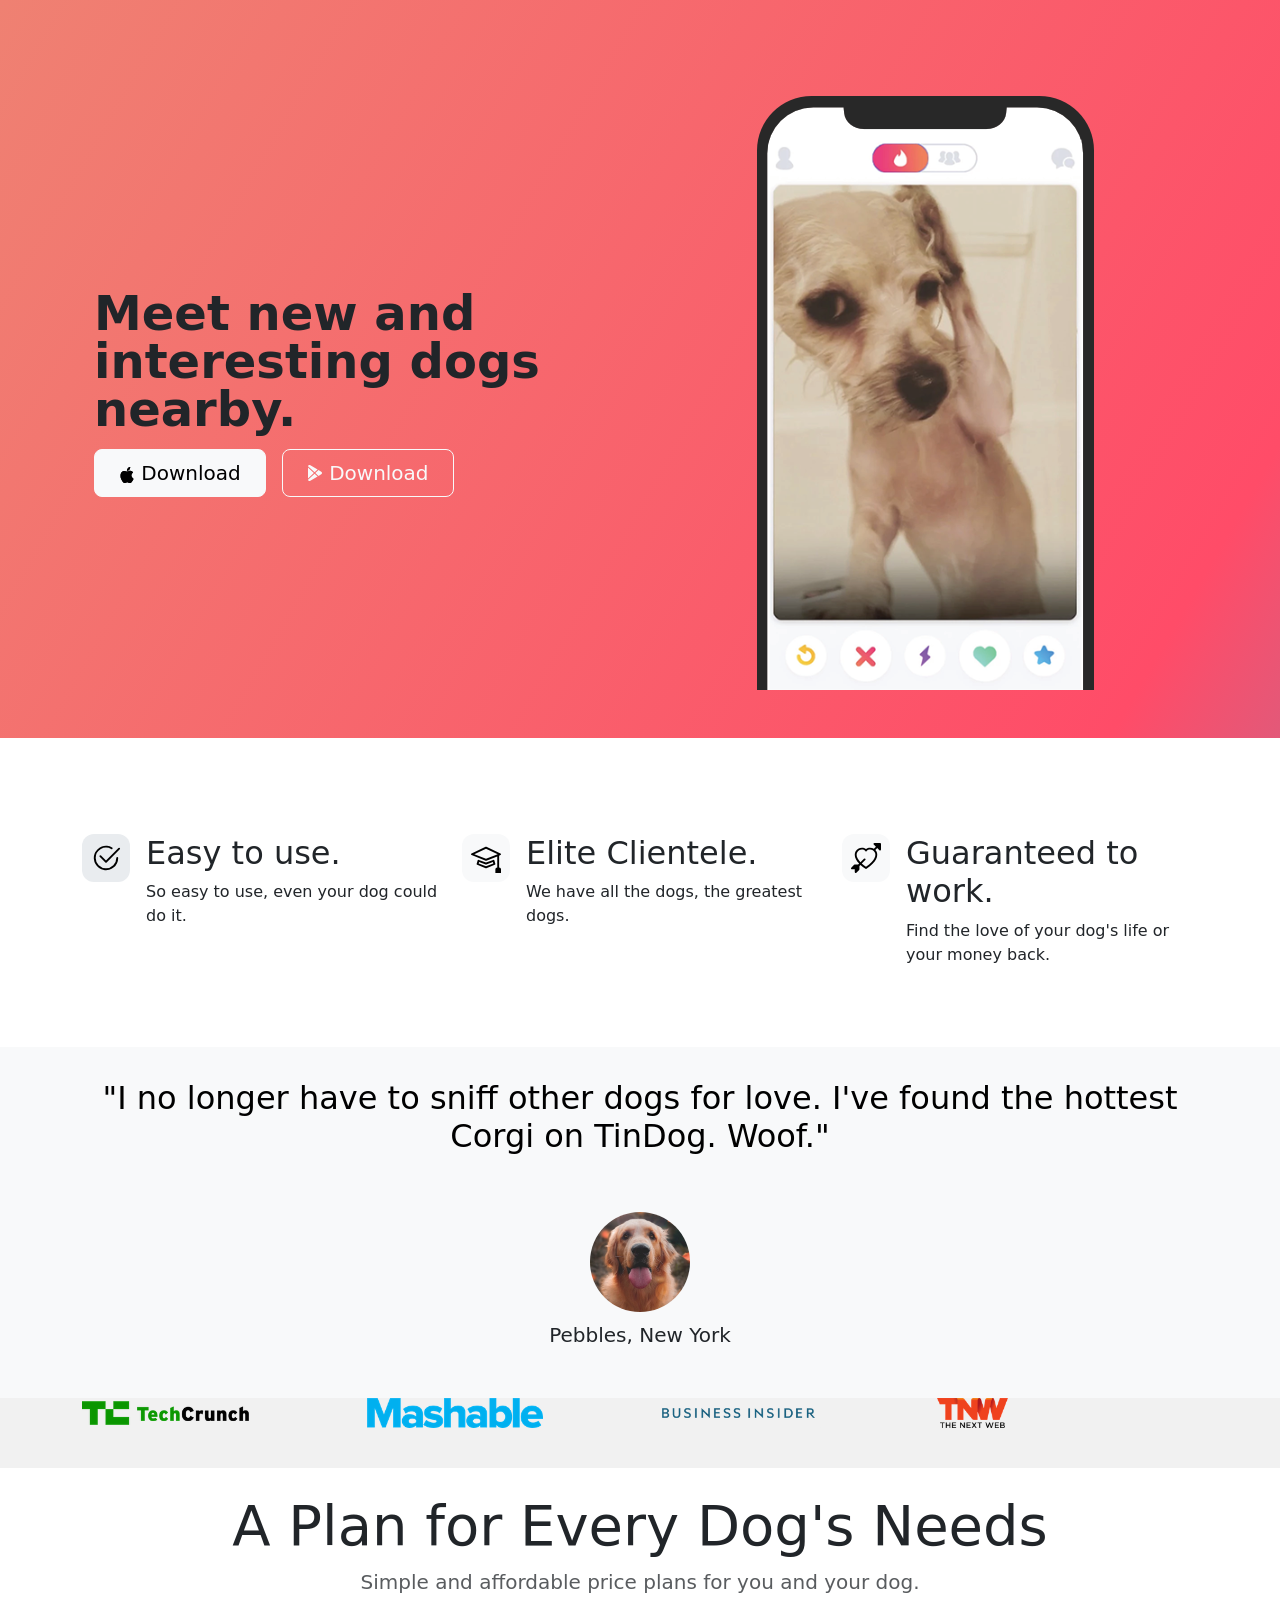
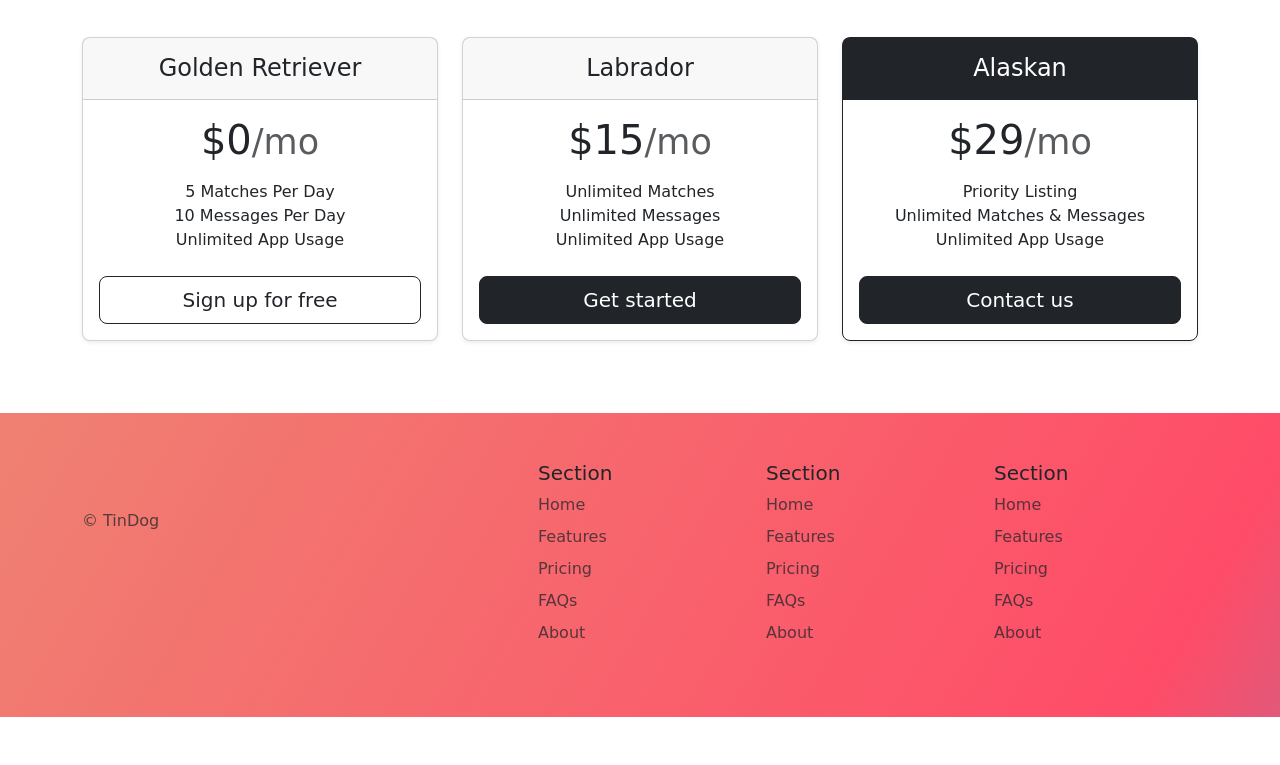
<file: index.html>
<!DOCTYPE html>
<html lang="en">
  <head>
    <meta charset="UTF-8" />
    <meta name="viewport" content="width=device-width, initial-scale=1.0" />
    <title>TinDog</title>
    <link rel="stylesheet" href="./css/style.css" />
    <link
      href="https://cdn.jsdelivr.net/npm/bootstrap@5.2.3/dist/css/bootstrap.min.css"
      rel="stylesheet"
      integrity="sha384-rbsA2VBKQhggwzxH7pPCaAqO46MgnOM80zW1RWuH61DGLwZJEdK2Kadq2F9CUG65"
      crossorigin="anonymous"
    />
  </head>

  <body>
    <!-- Title -->
    <section id="title" class="gradient-background">
      <div class="container col-xxl-8 px-4 pt-5">
        <div class="row flex-lg-row-reverse align-items-center g-5 py-5">
          <div class="col-10 col-sm-8 col-lg-6">
            <img
              src="./images/iphone.png"
              class="d-block mx-lg-auto img-fluid"
              alt="Bootstrap Themes"
              height="200"
              loading="lazy"
            />
          </div>
          <div class="col-lg-6">
            <h1 class="display-5 fw-bold lh-1 mb-3">
              Meet new and interesting dogs nearby.
            </h1>
            <div class="d-grid gap-2 d-md-flex justify-content-md-start">
              <button type="button" class="btn btn-light btn-lg px-4 me-md-2">
                <img src="./images/apple.svg" alt="" /> Download
              </button>
              <button type="button" class="btn btn-outline-light btn-lg px-4">
                <svg
                  xmlns="http://www.w3.org/2000/svg"
                  width="16"
                  height="16"
                  fill="currentColor"
                  class="bi bi-google-play mb-1"
                  viewBox="0 0 16 16"
                >
                  <path
                    d="M14.222 9.374c1.037-.61 1.037-2.137 0-2.748L11.528 5.04 8.32 8l3.207 2.96 2.694-1.586Zm-3.595 2.116L7.583 8.68 1.03 14.73c.201 1.029 1.36 1.61 2.303 1.055l7.294-4.295ZM1 13.396V2.603L6.846 8 1 13.396ZM1.03 1.27l6.553 6.05 3.044-2.81L3.333.215C2.39-.341 1.231.24 1.03 1.27Z"
                  />
                </svg>
                Download
              </button>
            </div>
          </div>
        </div>
      </div>
    </section>
    <!-- Features -->
    <section id="features">
      <div class="container mt-5">
        <div class="row g-4 py-5 row-cols-1 row-cols-lg-3">
          <div class="col d-flex align-items-start">
            <div
              class="icon-square text-body-emphasis bg-body-secondary d-inline-flex align-items-center justify-content-center fs-4 flex-shrink-0 me-3"
            >
              <svg
                xmlns="http://www.w3.org/2000/svg"
                height="30"
                fill="currentColor"
                class="bi bi-check2-circle"
                viewBox="0 0 16 16"
              >
                <path
                  d="M2.5 8a5.5 5.5 0 0 1 8.25-4.764.5.5 0 0 0 .5-.866A6.5 6.5 0 1 0 14.5 8a.5.5 0 0 0-1 0 5.5 5.5 0 1 1-11 0z"
                />
                <path
                  d="M15.354 3.354a.5.5 0 0 0-.708-.708L8 9.293 5.354 6.646a.5.5 0 1 0-.708.708l3 3a.5.5 0 0 0 .708 0l7-7z"
                />
              </svg>
            </div>
            <div>
              <h3 class="fs-2">Easy to use.</h3>
              <p>So easy to use, even your dog could do it.</p>
            </div>
          </div>
          <div class="col d-flex align-items-start">
            <div
              class="icon-square text-bg-light d-inline-flex align-items-center justify-content-center fs-4 flex-shrink-0 me-3"
            >
              <svg
                xmlns="http://www.w3.org/2000/svg"
                height="30"
                fill="currentColor"
                class="bi bi-mortarboard"
                viewBox="0 0 16 16"
              >
                <path
                  d="M8.211 2.047a.5.5 0 0 0-.422 0l-7.5 3.5a.5.5 0 0 0 .025.917l7.5 3a.5.5 0 0 0 .372 0L14 7.14V13a1 1 0 0 0-1 1v2h3v-2a1 1 0 0 0-1-1V6.739l.686-.275a.5.5 0 0 0 .025-.917l-7.5-3.5ZM8 8.46 1.758 5.965 8 3.052l6.242 2.913L8 8.46Z"
                />
                <path
                  d="M4.176 9.032a.5.5 0 0 0-.656.327l-.5 1.7a.5.5 0 0 0 .294.605l4.5 1.8a.5.5 0 0 0 .372 0l4.5-1.8a.5.5 0 0 0 .294-.605l-.5-1.7a.5.5 0 0 0-.656-.327L8 10.466 4.176 9.032Zm-.068 1.873.22-.748 3.496 1.311a.5.5 0 0 0 .352 0l3.496-1.311.22.748L8 12.46l-3.892-1.556Z"
                />
              </svg>
            </div>
            <div>
              <h3 class="fs-2">Elite Clientele.</h3>
              <p>We have all the dogs, the greatest dogs.</p>
            </div>
          </div>
          <div class="col d-flex align-items-start">
            <div
              class="icon-square text-bg-light d-inline-flex align-items-center justify-content-center fs-4 flex-shrink-0 me-3"
            >
              <svg
                xmlns="http://www.w3.org/2000/svg"
                height="30"
                fill="currentColor"
                class="bi bi-arrow-through-heart"
                viewBox="0 0 16 16"
              >
                <path
                  fill-rule="evenodd"
                  d="M2.854 15.854A.5.5 0 0 1 2 15.5V14H.5a.5.5 0 0 1-.354-.854l1.5-1.5A.5.5 0 0 1 2 11.5h1.793l.53-.53c-.771-.802-1.328-1.58-1.704-2.32-.798-1.575-.775-2.996-.213-4.092C3.426 2.565 6.18 1.809 8 3.233c1.25-.98 2.944-.928 4.212-.152L13.292 2 12.147.854A.5.5 0 0 1 12.5 0h3a.5.5 0 0 1 .5.5v3a.5.5 0 0 1-.854.354L14 2.707l-1.006 1.006c.236.248.44.531.6.845.562 1.096.585 2.517-.213 4.092-.793 1.563-2.395 3.288-5.105 5.08L8 13.912l-.276-.182a21.86 21.86 0 0 1-2.685-2.062l-.539.54V14a.5.5 0 0 1-.146.354l-1.5 1.5Zm2.893-4.894A20.419 20.419 0 0 0 8 12.71c2.456-1.666 3.827-3.207 4.489-4.512.679-1.34.607-2.42.215-3.185-.817-1.595-3.087-2.054-4.346-.761L8 4.62l-.358-.368c-1.259-1.293-3.53-.834-4.346.761-.392.766-.464 1.845.215 3.185.323.636.815 1.33 1.519 2.065l1.866-1.867a.5.5 0 1 1 .708.708L5.747 10.96Z"
                />
              </svg>
            </div>
            <div>
              <h3 class="fs-2">Guaranteed to work.</h3>
              <p>Find the love of your dog's life or your money back.</p>
            </div>
          </div>
        </div>
      </div>
    </section>
    <!-- Testimonial -->
    <section id="testimonial" class="testi">
      <div class="my-3">
        <div class="p-3 text-center bg-body-tertiary">
          <div class="container py-3">
            <h2 class="text-body-emphasis">
              "I no longer have to sniff other dogs for love. I've found the
              hottest Corgi on TinDog. Woof."
            </h2>
            <img
              class="profile-img mt-5"
              src="./images/dog-img.jpg"
              alt="dog image"
            />
            <p class="col-lg-8 mx-auto lead mt-2">Pebbles, New York</p>
          </div>
        </div>
        <div class="container">
          <div class="row">
            <div class="col lg-3 sm-12">
              <img src="./images/techcrunch.png" height="30" alt="" />
            </div>
            <div class="col lg-3 sm-12">
              <img src="./images/mashable.png" height="30" alt="" />
            </div>
            <div class="col lg-3 sm-12">
              <img src="./images/bizinsider.png" height="30" alt="" />
            </div>
            <div class="col lg-3 sm-12">
              <img src="./images/tnw.png" height="30" alt="" />
            </div>
          </div>
        </div>
      </div>
      <br />
    </section>
    <!-- Pricing -->
    <section id="pricing">
      <div class="container">
        <div class="pricing-header p-4 pb-md-4 mx-auto text-center">
          <h3 class="display-4 fw-normal">A Plan for Every Dog's Needs</h3>
          <p class="fs-5 text-muted">
            Simple and affordable price plans for you and your dog.
          </p>
        </div>
        <div class="row row-cols-1 row-cols-md-3 mb-3 text-center">
          <div class="col">
            <div class="card mb-4 rounded-3 shadow-sm">
              <div class="card-header py-3">
                <h4 class="my-0 fw-normal">Golden Retriever</h4>
              </div>
              <div class="card-body">
                <h1 class="card-title pricing-card-title">
                  $0<small class="text-muted fw-light">/mo</small>
                </h1>
                <ul class="list-unstyled mt-3 mb-4">
                  <li>5 Matches Per Day</li>
                  <li>10 Messages Per Day</li>
                  <li>Unlimited App Usage</li>
                </ul>
                <button type="button" class="w-100 btn btn-lg btn-outline-dark">
                  Sign up for free
                </button>
              </div>
            </div>
          </div>
          <div class="col">
            <div class="card mb-4 rounded-3 shadow-sm">
              <div class="card-header py-3">
                <h4 class="my-0 fw-normal">Labrador</h4>
              </div>
              <div class="card-body">
                <h1 class="card-title pricing-card-title">
                  $15<small class="text-muted fw-light">/mo</small>
                </h1>
                <ul class="list-unstyled mt-3 mb-4">
                  <li>Unlimited Matches</li>
                  <li>Unlimited Messages</li>
                  <li>Unlimited App Usage</li>
                </ul>
                <button type="button" class="w-100 btn btn-lg btn-dark">
                  Get started
                </button>
              </div>
            </div>
          </div>
          <div class="col">
            <div class="card mb-4 rounded-3 shadow-sm border-dark">
              <div class="card-header py-3 text-bg-dark border-dark">
                <h4 class="my-0 fw-normal">Alaskan</h4>
              </div>
              <div class="card-body">
                <h1 class="card-title pricing-card-title">
                  $29<small class="text-muted fw-light">/mo</small>
                </h1>
                <ul class="list-unstyled mt-3 mb-4">
                  <li>Priority Listing</li>
                  <li>Unlimited Matches & Messages</li>
                  <li>Unlimited App Usage</li>
                </ul>
                <button type="button" class="w-100 btn btn-lg btn-dark">
                  Contact us
                </button>
              </div>
            </div>
          </div>
        </div>
      </div>
    </section>
    <!-- Footer -->
    <section id="footer" class="gradient-background">
      <div class="container">
        <footer class="row row-cols-1 row-cols-sm-2 row-cols-md-5 py-5 my-5">
          <div class="col mb-3">
            <a
              href="/"
              class="d-flex align-items-center mb-3 link-dark text-decoration-none"
            >
              <svg class="bi me-2" width="40" height="32">
                <use xlink:href="#bootstrap"></use>
              </svg>
            </a>
            <p class="text-muted">© TinDog</p>
          </div>

          <div class="col mb-3"></div>

          <div class="col mb-3">
            <h5>Section</h5>
            <ul class="nav flex-column">
              <li class="nav-item mb-2">
                <a href="#" class="nav-link p-0 text-muted">Home</a>
              </li>
              <li class="nav-item mb-2">
                <a href="#" class="nav-link p-0 text-muted">Features</a>
              </li>
              <li class="nav-item mb-2">
                <a href="#" class="nav-link p-0 text-muted">Pricing</a>
              </li>
              <li class="nav-item mb-2">
                <a href="#" class="nav-link p-0 text-muted">FAQs</a>
              </li>
              <li class="nav-item mb-2">
                <a href="#" class="nav-link p-0 text-muted">About</a>
              </li>
            </ul>
          </div>

          <div class="col mb-3">
            <h5>Section</h5>
            <ul class="nav flex-column">
              <li class="nav-item mb-2">
                <a href="#" class="nav-link p-0 text-muted">Home</a>
              </li>
              <li class="nav-item mb-2">
                <a href="#" class="nav-link p-0 text-muted">Features</a>
              </li>
              <li class="nav-item mb-2">
                <a href="#" class="nav-link p-0 text-muted">Pricing</a>
              </li>
              <li class="nav-item mb-2">
                <a href="#" class="nav-link p-0 text-muted">FAQs</a>
              </li>
              <li class="nav-item mb-2">
                <a href="#" class="nav-link p-0 text-muted">About</a>
              </li>
            </ul>
          </div>

          <div class="col mb-3">
            <h5>Section</h5>
            <ul class="nav flex-column">
              <li class="nav-item mb-2">
                <a href="#" class="nav-link p-0 text-muted">Home</a>
              </li>
              <li class="nav-item mb-2">
                <a href="#" class="nav-link p-0 text-muted">Features</a>
              </li>
              <li class="nav-item mb-2">
                <a href="#" class="nav-link p-0 text-muted">Pricing</a>
              </li>
              <li class="nav-item mb-2">
                <a href="#" class="nav-link p-0 text-muted">FAQs</a>
              </li>
              <li class="nav-item mb-2">
                <a href="#" class="nav-link p-0 text-muted">About</a>
              </li>
            </ul>
          </div>
        </footer>
      </div>
    </section>
  </body>
  <script
    src="https://cdn.jsdelivr.net/npm/bootstrap@5.2.3/dist/js/bootstrap.bundle.min.js"
    integrity="sha384-kenU1KFdBIe4zVF0s0G1M5b4hcpxyD9F7jL+jjXkk+Q2h455rYXK/7HAuoJl+0I4"
    crossorigin="anonymous"
  ></script>
</html>
</file>
<file: css/style.css>
.gradient-background {
  background: linear-gradient(300deg, #00bfff, #ff4c68, #ef8172);
  background-size: 180% 180%;
  animation: gradient-animation 18s ease infinite;
}

@keyframes gradient-animation {
  0% {
    background-position: 0% 50%;
  }
  50% {
    background-position: 100% 50%;
  }
  100% {
    background-position: 0% 50%;
  }
}

.icon-square {
  width: 3rem;
  height: 3rem;
  border-radius: 0.75rem;
}

.profile-img {
  height: 100px;
  border-radius: 50%;
}
.testi {
  background-color: rgb(241, 241, 241);
}
</file>
